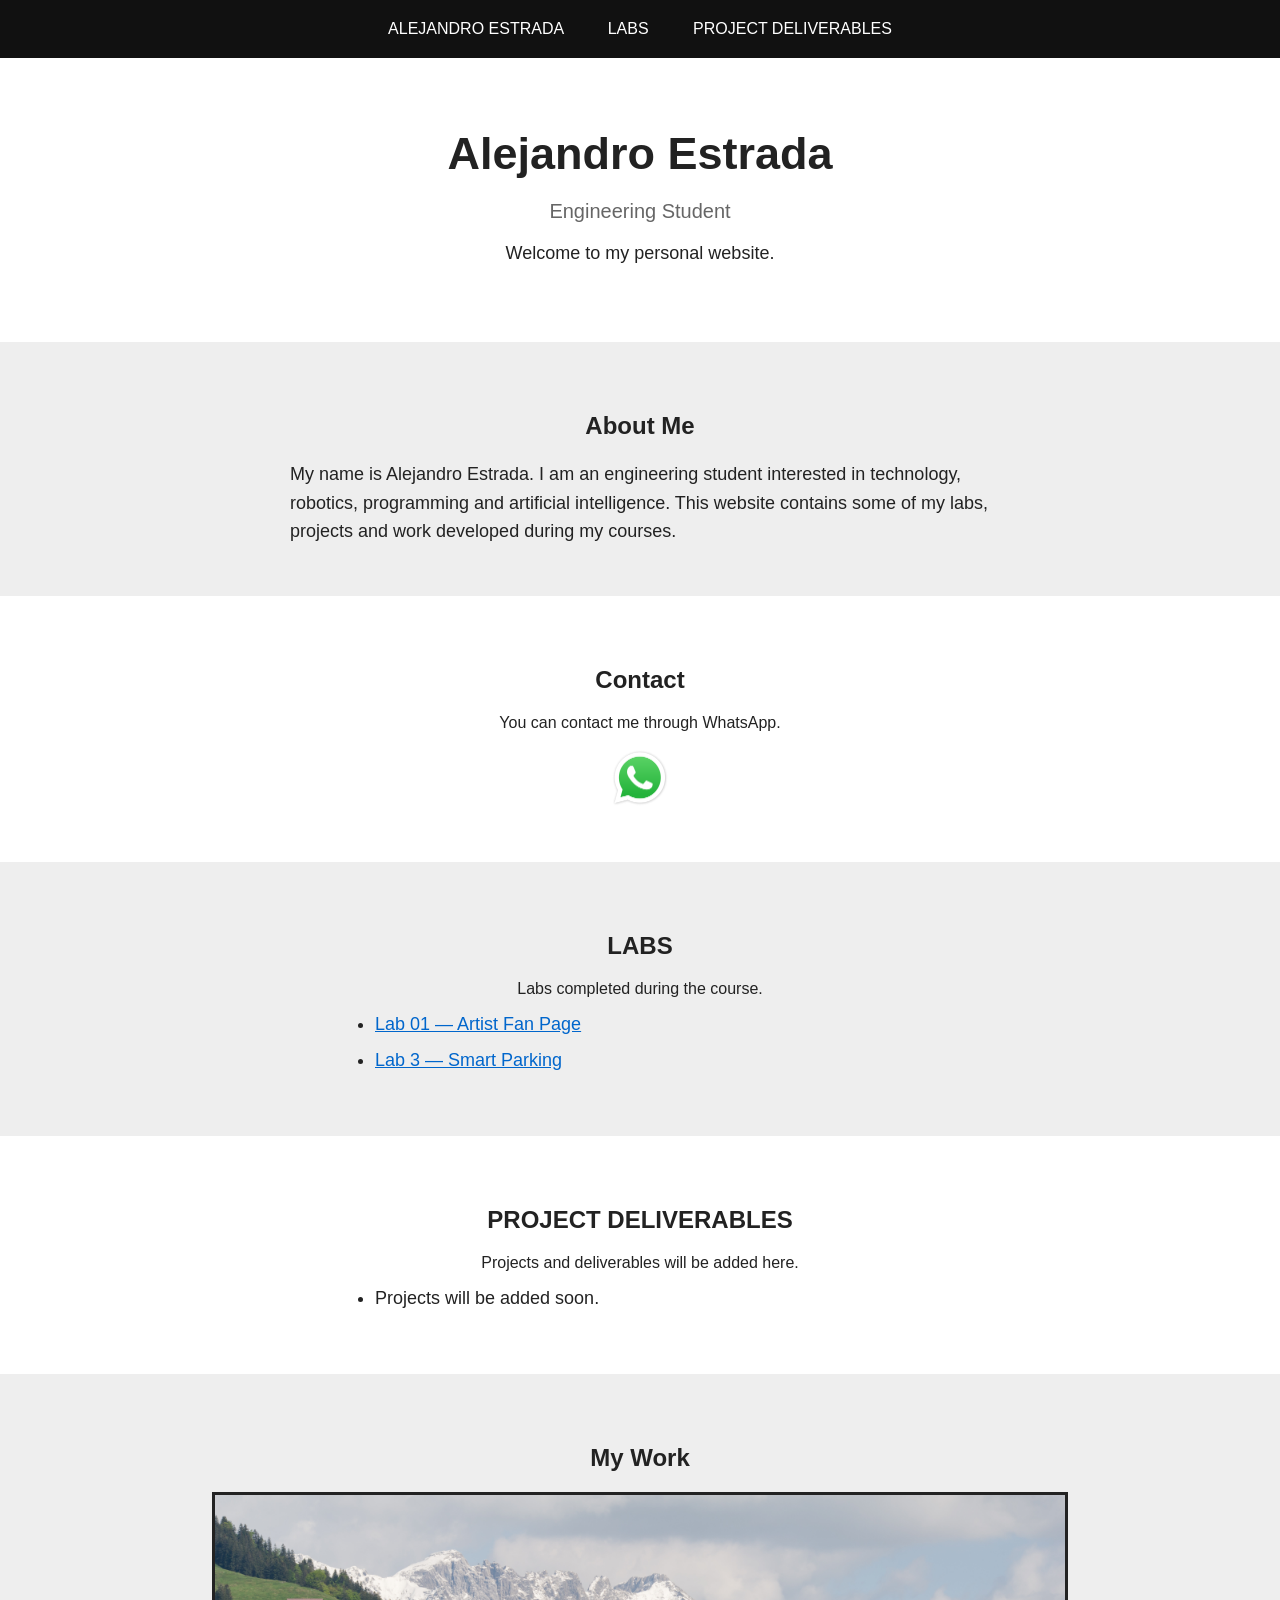
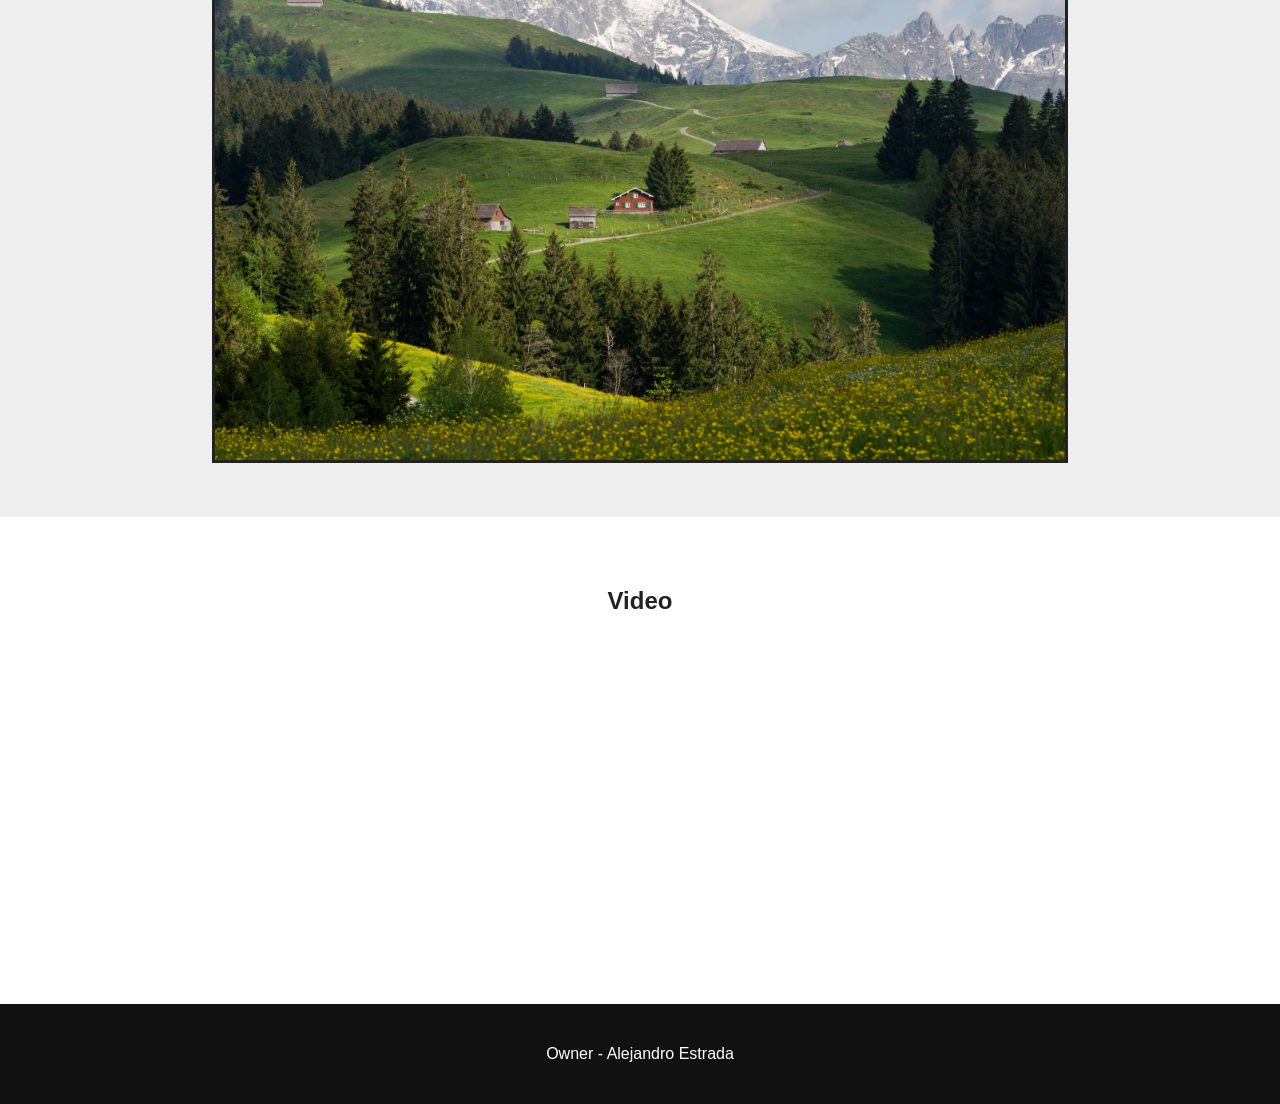
<file: index.html>
<!DOCTYPE html>
<html>

<head>

    <title>Alejandro Estrada | Website</title>

    <meta charset="UTF-8">
    <meta name="viewport" content="width=device-width, initial-scale=1.0">

</head>


<body style="margin: 0; font-family: Arial, sans-serif; background-color: #f4f4f4; color: #222222;">


    <!-- Navigation -->

    <nav style="background-color: #111111; padding: 20px; text-align: center;">

        <a href="index.html" style="color: white; text-decoration: none; margin: 20px;">
            ALEJANDRO ESTRADA
        </a>

        <a href="#labs" style="color: white; text-decoration: none; margin: 20px;">
            LABS
        </a>

        <a href="#projects" style="color: white; text-decoration: none; margin: 20px;">
            PROJECT DELIVERABLES
        </a>

    </nav>



    <!-- Main introduction -->

    <section style="background-color: white; text-align: center; padding: 60px;">

        <h1 style="font-size: 45px; margin: 10px;">
            Alejandro Estrada
        </h1>

        <p style="font-size: 20px; color: #666666;">
            Engineering Student
        </p>

        <p style="font-size: 18px;">
            Welcome to my personal website.
        </p>

    </section>



    <!-- About Me -->

    <section style="background-color: #eeeeee; padding: 50px;">

        <h2 style="text-align: center;">
            About Me
        </h2>

        <p style="max-width: 700px; margin: auto; font-size: 18px; line-height: 1.6;">

            My name is Alejandro Estrada. I am an engineering student
            interested in technology, robotics, programming and artificial intelligence.

            This website contains some of my labs, projects and work
            developed during my courses.

        </p>

    </section>



    <!-- Contact -->

    <section style="background-color: white; text-align: center; padding: 50px;">

        <h2>
            Contact
        </h2>

        <p>
            You can contact me through WhatsApp.
        </p>

        <a href="https://wa.me/5219515046000" target="_blank">

            <img src="WhatsApp.png" alt="WhatsApp" width="60">

        </a>

    </section>



    <!-- Labs -->

    <section id="labs" style="background-color: #eeeeee; padding: 50px;">

        <h2 style="text-align: center;">
            LABS
        </h2>

        <p style="text-align: center;">
            Labs completed during the course.
        </p>


        <ul style="max-width: 600px; margin: auto; font-size: 18px;">

            <li style="margin: 15px;">

                <a href="https://alex-strada.github.io/luismiguel-fanweb/lab_lm.html" style="color: #0066cc;">

                    Lab 01 — Artist Fan Page

                </a>

            </li>

            <li style="margin: 15px;">

                <a href="lab3/" style="color: #0066cc;">

                    Lab 3 — Smart Parking

                </a>

            </li>

        </ul>

    </section>



    <!-- Project Deliverables -->

    <section id="projects" style="background-color: white; padding: 50px;">

        <h2 style="text-align: center;">
            PROJECT DELIVERABLES
        </h2>

        <p style="text-align: center;">
            Projects and deliverables will be added here.
        </p>


        <ul style="max-width: 600px; margin: auto; font-size: 18px;">

            <li style="margin: 15px;">
                Projects will be added soon.
            </li>

        </ul>

    </section>



    <!-- Landscape -->

    <section style="background-color: #eeeeee; text-align: center; padding: 50px;">

        <h2>
            My Work
        </h2>

        <img src="landscape.jpg" alt="Landscape" width="850" height="560"
            style="max-width: 90%; height: auto; border: 3px solid #222222;">

    </section>



    <!-- Video -->

    <section style="background-color: white; text-align: center; padding: 50px;">

        <h2>
            Video
        </h2>

        <iframe width="560" height="315" src="https://www.youtube-nocookie.com/embed/Nsv07AuY9k0"
            title="YouTube video player" frameborder="0"
            allow="accelerometer; autoplay; clipboard-write; encrypted-media; gyroscope; picture-in-picture; web-share"
            allowfullscreen>
        </iframe>

    </section>



    <!-- Footer -->

    <footer style="background-color: #111111; color: white; text-align: center; padding: 25px;">

        <p>
            Owner - Alejandro Estrada
        </p>

    </footer>


</body>

</html>
</file>
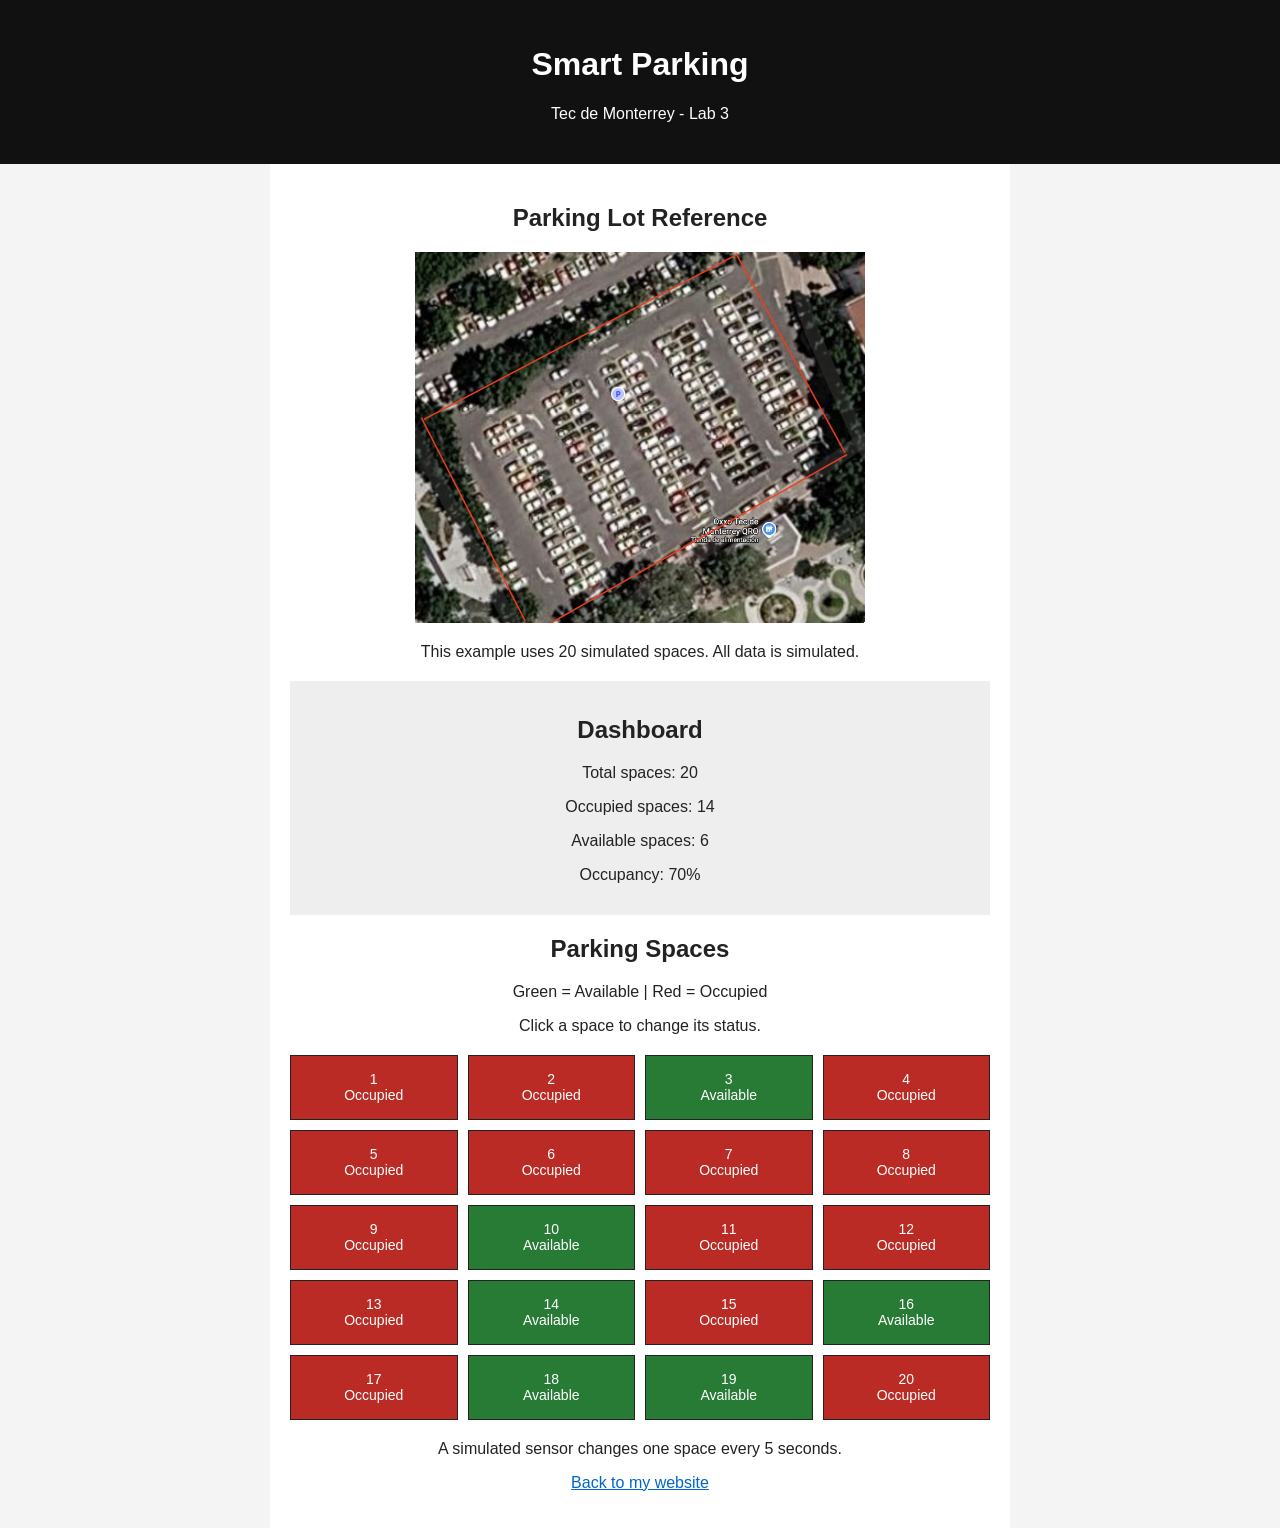
<file: lab3/index.html>
<!DOCTYPE html>
<html lang="en">

<head>
    <title>Lab 3 - Smart Parking</title>
    <meta charset="UTF-8">
    <meta name="viewport" content="width=device-width, initial-scale=1.0">

    <style>
        body {
            margin: 0;
            font-family: Arial, sans-serif;
            background-color: #f4f4f4;
            color: #222222;
            text-align: center;
        }

        header {
            background-color: #111111;
            color: white;
            padding: 25px;
        }

        main {
            max-width: 700px;
            margin: auto;
            padding: 20px;
            background-color: white;
        }

        img {
            width: 450px;
            max-width: 100%;
            height: auto;
        }

        #dashboard {
            background-color: #eeeeee;
            padding: 15px;
            margin: 20px 0;
        }

        #parking {
            display: grid;
            grid-template-columns: repeat(4, 1fr);
            gap: 10px;
            margin: 20px 0;
        }

        button {
            min-height: 65px;
            border: 1px solid #222222;
            color: white;
            font-size: 14px;
            white-space: pre-line;
            cursor: pointer;
        }

        .available {
            background-color: #277b35;
        }

        .occupied {
            background-color: #b92b24;
        }

        a {
            color: #0066cc;
        }
    </style>
</head>

<body>
    <header>
        <h1>Smart Parking</h1>
        <p>Tec de Monterrey - Lab 3</p>
    </header>

    <main>
        <h2>Parking Lot Reference</h2>
        <img src="assets/tec-parking-reference.png" alt="Tec de Monterrey parking lot">
        <p>This example uses 20 simulated spaces. All data is simulated.</p>

        <div id="dashboard">
            <h2>Dashboard</h2>
            <p>Total spaces: <span id="total">20</span></p>
            <p>Occupied spaces: <span id="occupied">0</span></p>
            <p>Available spaces: <span id="available">0</span></p>
            <p>Occupancy: <span id="percentage">0</span>%</p>
        </div>

        <h2>Parking Spaces</h2>
        <p>Green = Available | Red = Occupied</p>
        <p>Click a space to change its status.</p>
        <div id="parking"></div>
        <p>A simulated sensor changes one space every 5 seconds.</p>
        <p><a href="../index.html#labs">Back to my website</a></p>
        <noscript><p>Enable JavaScript to use the parking simulation.</p></noscript>
    </main>

    <script>
        let totalSpaces = 20;
        let spaces = [];

        // Create spaces with a random status: 0 = available, 1 = occupied.
        for (let i = 0; i < totalSpaces; i++) {
            spaces[i] = Math.floor(Math.random() * 2);

            let button = document.createElement("button");
            button.id = "space" + i;
            button.type = "button";
            button.setAttribute("onclick", "changeSpace(" + i + ")");
            document.getElementById("parking").appendChild(button);
        }

        // Update each space and calculate the dashboard values.
        function updateParking() {
            let occupied = 0;

            for (let i = 0; i < totalSpaces; i++) {
                let button = document.getElementById("space" + i);

                if (spaces[i] == 1) {
                    button.className = "occupied";
                    button.textContent = (i + 1) + "\nOccupied";
                    occupied++;
                } else {
                    button.className = "available";
                    button.textContent = (i + 1) + "\nAvailable";
                }
            }

            document.getElementById("total").textContent = totalSpaces;
            document.getElementById("occupied").textContent = occupied;
            document.getElementById("available").textContent = totalSpaces - occupied;
            document.getElementById("percentage").textContent = Math.round(occupied / totalSpaces * 100);
        }

        // A click or simulated sensor changes a space to the opposite status.
        function changeSpace(number) {
            if (spaces[number] == 0) {
                spaces[number] = 1;
            } else {
                spaces[number] = 0;
            }
            updateParking();
        }

        updateParking();

        setInterval(function () {
            let randomSpace = Math.floor(Math.random() * totalSpaces);
            changeSpace(randomSpace);
        }, 5000);
    </script>
</body>

</html>
</file>
